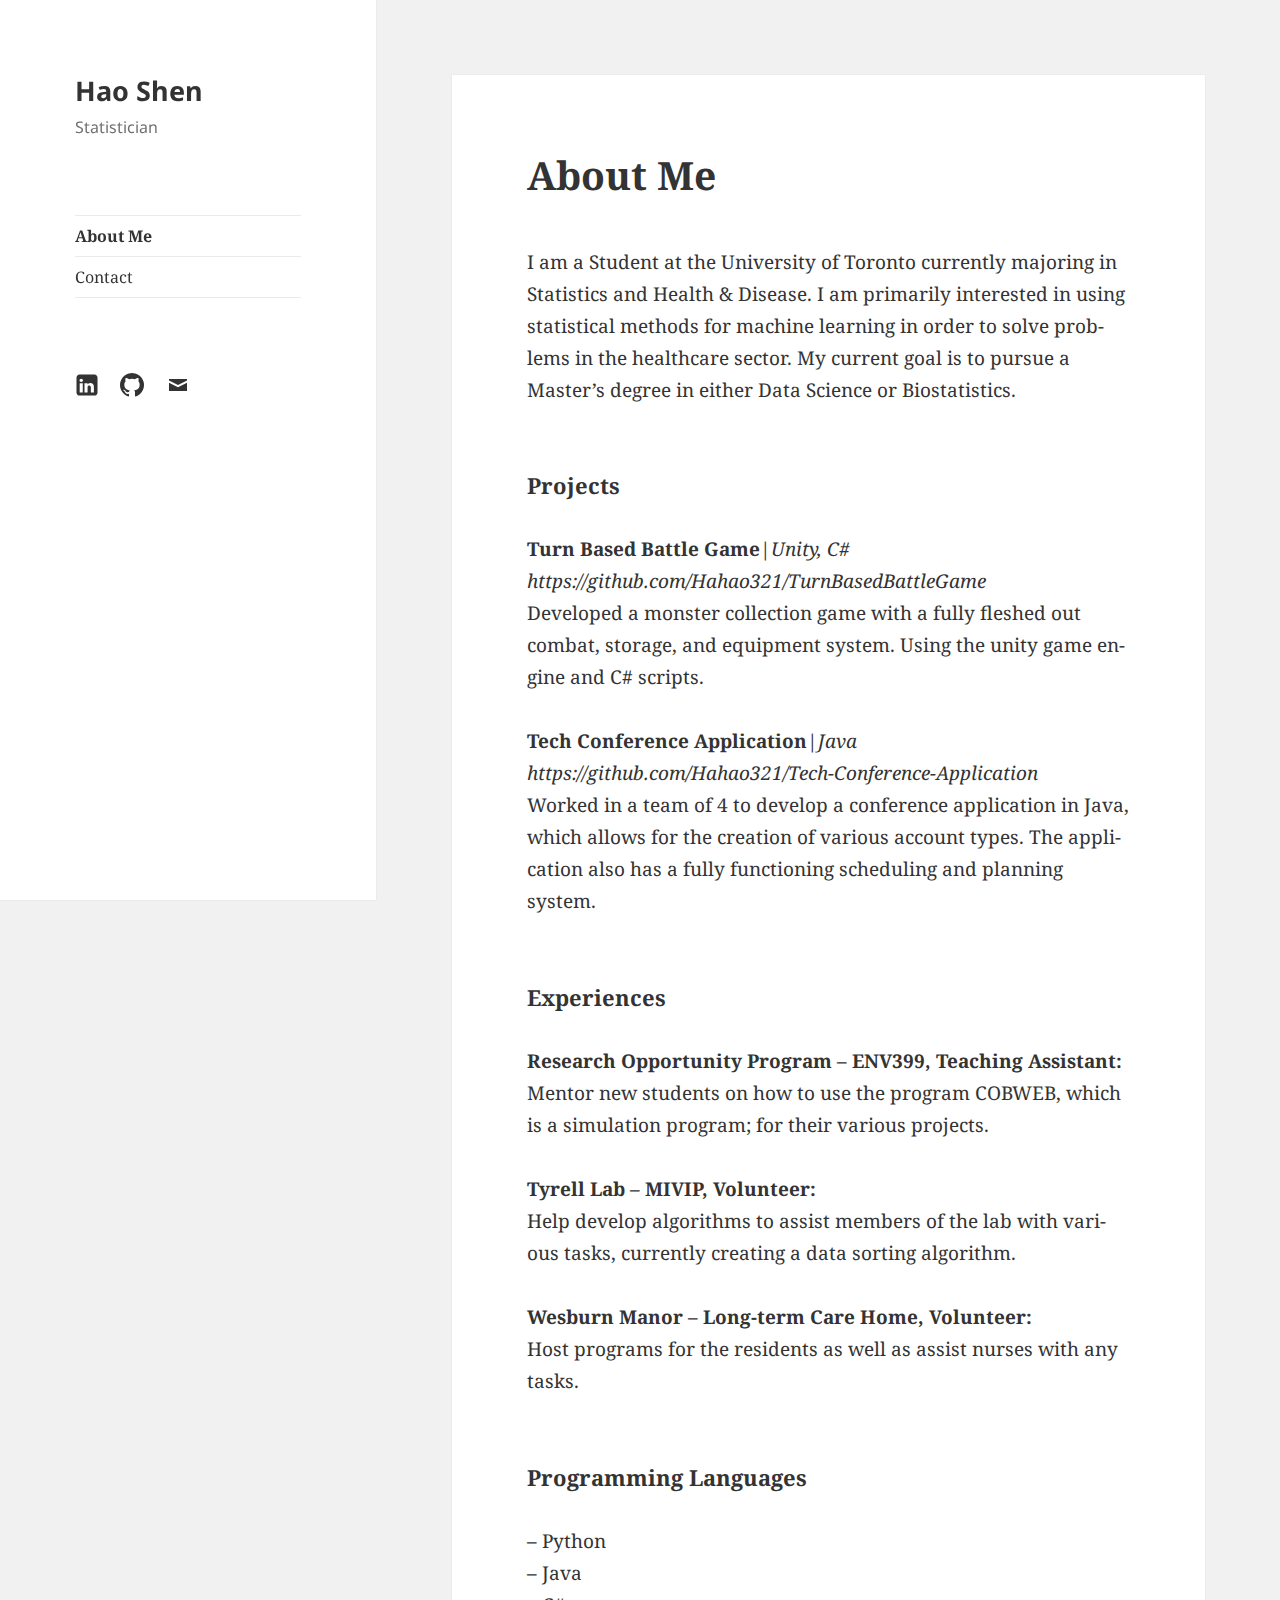
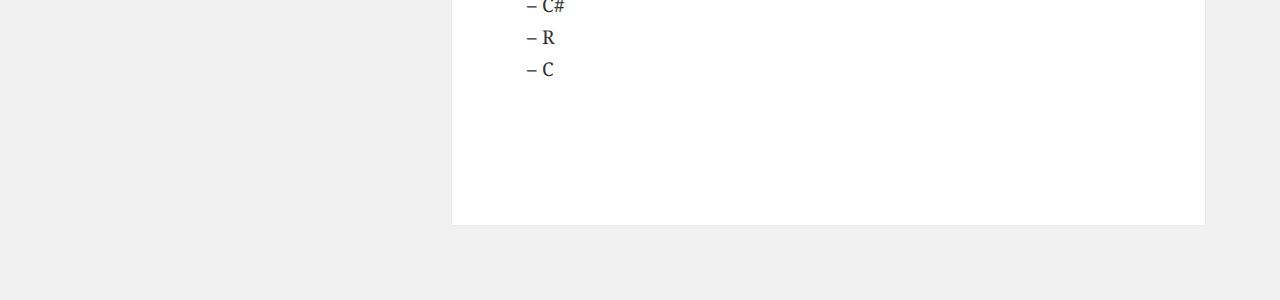
<file: index.html>
<!DOCTYPE html>
<html lang="en-US" class="no-js">
<head>
	<meta charset="UTF-8">
	<meta name="viewport" content="width=device-width">
	<link rel="profile" href="https://gmpg.org/xfn/11">
	<link rel="pingback" href="https://Hahao321.github.io/Web-Resume/xmlrpc.php">
	<!--[if lt IE 9]>
	<script src="https://Hahao321.github.io/Web-Resume/wp-content/themes/twentyfifteen/js/html5.js?ver=3.7.0"></script>
	<![endif]-->
	<script>(function(html){html.className = html.className.replace(/\bno-js\b/,'js')})(document.documentElement);</script>
<title>Hao Shen &#8211; Statistician</title>
<meta name="robots" content="noindex, nofollow">
<link rel="dns-prefetch" href="//fonts.googleapis.com">
<link rel="dns-prefetch" href="//s.w.org">
<link href="https://fonts.gstatic.com/" crossorigin rel="preconnect">
<link rel="alternate" type="application/rss+xml" title="Hao Shen &raquo; Feed" href="https://Hahao321.github.io/Web-Resume/feed/">
<link rel="alternate" type="application/rss+xml" title="Hao Shen &raquo; Comments Feed" href="https://Hahao321.github.io/Web-Resume/comments/feed/">
		<script>
			window._wpemojiSettings = {"baseUrl":"https:\/\/s.w.org\/images\/core\/emoji\/13.0.1\/72x72\/","ext":".png","svgUrl":"https:\/\/s.w.org\/images\/core\/emoji\/13.0.1\/svg\/","svgExt":".svg","source":{"concatemoji":"https:\/\/Hahao321.github.io\/Web-Resume\/wp-includes\/js\/wp-emoji-release.min.js?ver=5.7"}};
			!function(e,a,t){var n,r,o,i=a.createElement("canvas"),p=i.getContext&&i.getContext("2d");function s(e,t){var a=String.fromCharCode;p.clearRect(0,0,i.width,i.height),p.fillText(a.apply(this,e),0,0);e=i.toDataURL();return p.clearRect(0,0,i.width,i.height),p.fillText(a.apply(this,t),0,0),e===i.toDataURL()}function c(e){var t=a.createElement("script");t.src=e,t.defer=t.type="text/javascript",a.getElementsByTagName("head")[0].appendChild(t)}for(o=Array("flag","emoji"),t.supports={everything:!0,everythingExceptFlag:!0},r=0;r<o.length;r++)t.supports[o[r]]=function(e){if(!p||!p.fillText)return!1;switch(p.textBaseline="top",p.font="600 32px Arial",e){case"flag":return s([127987,65039,8205,9895,65039],[127987,65039,8203,9895,65039])?!1:!s([55356,56826,55356,56819],[55356,56826,8203,55356,56819])&&!s([55356,57332,56128,56423,56128,56418,56128,56421,56128,56430,56128,56423,56128,56447],[55356,57332,8203,56128,56423,8203,56128,56418,8203,56128,56421,8203,56128,56430,8203,56128,56423,8203,56128,56447]);case"emoji":return!s([55357,56424,8205,55356,57212],[55357,56424,8203,55356,57212])}return!1}(o[r]),t.supports.everything=t.supports.everything&&t.supports[o[r]],"flag"!==o[r]&&(t.supports.everythingExceptFlag=t.supports.everythingExceptFlag&&t.supports[o[r]]);t.supports.everythingExceptFlag=t.supports.everythingExceptFlag&&!t.supports.flag,t.DOMReady=!1,t.readyCallback=function(){t.DOMReady=!0},t.supports.everything||(n=function(){t.readyCallback()},a.addEventListener?(a.addEventListener("DOMContentLoaded",n,!1),e.addEventListener("load",n,!1)):(e.attachEvent("onload",n),a.attachEvent("onreadystatechange",function(){"complete"===a.readyState&&t.readyCallback()})),(n=t.source||{}).concatemoji?c(n.concatemoji):n.wpemoji&&n.twemoji&&(c(n.twemoji),c(n.wpemoji)))}(window,document,window._wpemojiSettings);
		</script>
		<style>img.wp-smiley,
img.emoji {
	display: inline !important;
	border: none !important;
	box-shadow: none !important;
	height: 1em !important;
	width: 1em !important;
	margin: 0 .07em !important;
	vertical-align: -0.1em !important;
	background: none !important;
	padding: 0 !important;
}</style>
	<link rel="stylesheet" id="wp-block-library-css" href="https://Hahao321.github.io/Web-Resume/wp-includes/css/dist/block-library/style.min.css?ver=5.7" media="all">
<link rel="stylesheet" id="wp-block-library-theme-css" href="https://Hahao321.github.io/Web-Resume/wp-includes/css/dist/block-library/theme.min.css?ver=5.7" media="all">
<link rel="stylesheet" id="font-awesome-5-css" href="https://Hahao321.github.io/Web-Resume/wp-content/plugins/themeisle-companion/obfx_modules/gutenberg-blocks/assets/fontawesome/css/all.min.css?ver=2.10.4" media="all">
<link rel="stylesheet" id="font-awesome-4-shims-css" href="https://Hahao321.github.io/Web-Resume/wp-content/plugins/themeisle-companion/obfx_modules/gutenberg-blocks/assets/fontawesome/css/v4-shims.min.css?ver=2.10.4" media="all">
<link rel="stylesheet" id="themeisle-block_styles-css" href="https://Hahao321.github.io/Web-Resume/wp-content/plugins/themeisle-companion/vendor/codeinwp/gutenberg-blocks/build/style.css?ver=1.6.1" media="all">
<link rel="stylesheet" id="twentyfifteen-fonts-css" href="https://fonts.googleapis.com/css?family=Noto+Sans%3A400italic%2C700italic%2C400%2C700%7CNoto+Serif%3A400italic%2C700italic%2C400%2C700%7CInconsolata%3A400%2C700&#038;subset=latin%2Clatin-ext&#038;display=fallback" media="all">
<link rel="stylesheet" id="genericons-css" href="https://Hahao321.github.io/Web-Resume/wp-content/themes/twentyfifteen/genericons/genericons.css?ver=20201208" media="all">
<link rel="stylesheet" id="twentyfifteen-style-css" href="https://Hahao321.github.io/Web-Resume/wp-content/themes/twentyfifteen/style.css?ver=20201208" media="all">
<style id="twentyfifteen-style-inline-css">body.page-template-builder-fullwidth:before {
		    display: none;
	    }
		.page-template-builder-fullwidth .site,
		.page-template-builder-fullwidth-std .site	{
            max-width: 100%;
			margin: 0;
        }
        .page-template-builder-fullwidth .elementor-page	{
            overflow: hidden;
        }
        body.page-template-builder-fullwidth-std:before {
		    width: 29.4118%;
	    }		
		.page-template-builder-fullwidth-std .site-footer {
            width: 71%;
			margin-left: 29%;
        }</style>
<link rel="stylesheet" id="twentyfifteen-block-style-css" href="https://Hahao321.github.io/Web-Resume/wp-content/themes/twentyfifteen/css/blocks.css?ver=20190102" media="all">
<!--[if lt IE 9]>
<link rel='stylesheet' id='twentyfifteen-ie-css'  href='https://Hahao321.github.io/Web-Resume/wp-content/themes/twentyfifteen/css/ie.css?ver=20170916' media='all' />
<![endif]-->
<!--[if lt IE 8]>
<link rel='stylesheet' id='twentyfifteen-ie7-css'  href='https://Hahao321.github.io/Web-Resume/wp-content/themes/twentyfifteen/css/ie7.css?ver=20141210' media='all' />
<![endif]-->
<link rel="stylesheet" id="themeisle-gutenberg-post-80-1617140569.css-css" href="https://Hahao321.github.io/Web-Resume/wp-content/uploads/themeisle-gutenberg/post-80-1617140569.css?ver=1.6.1" media="all">
<script src="https://Hahao321.github.io/Web-Resume/wp-includes/js/jquery/jquery.min.js?ver=3.5.1" id="jquery-core-js"></script>
<script src="https://Hahao321.github.io/Web-Resume/wp-includes/js/jquery/jquery-migrate.min.js?ver=3.3.2" id="jquery-migrate-js"></script>
<link rel="https://api.w.org/" href="https://Hahao321.github.io/Web-Resume/wp-json/">
<link rel="alternate" type="application/json" href="https://Hahao321.github.io/Web-Resume/wp-json/wp/v2/pages/80">
<link rel="EditURI" type="application/rsd+xml" title="RSD" href="https://Hahao321.github.io/Web-Resume/xmlrpc.php?rsd">
<link rel="wlwmanifest" type="application/wlwmanifest+xml" href="https://Hahao321.github.io/Web-Resume/wp-includes/wlwmanifest.xml"> 
<meta name="generator" content="WordPress 5.7">
<link rel="canonical" href="https://Hahao321.github.io/Web-Resume/">
<link rel="shortlink" href="https://Hahao321.github.io/Web-Resume/">
<link rel="alternate" type="application/json+oembed" href="https://Hahao321.github.io/Web-Resume/wp-json/oembed/1.0/embed?url=https%3A%2F%2FHahao321.github.io%2FWeb-Resume%2F">
<link rel="alternate" type="text/xml+oembed" href="https://Hahao321.github.io/Web-Resume/wp-json/oembed/1.0/embed?url=https%3A%2F%2FHahao321.github.io%2FWeb-Resume%2F&#038;format=xml">
<!-- Enter your scripts here -->
</head>

<body class="home page-template-default page page-id-80 wp-embed-responsive">
<div id="page" class="hfeed site">
	<a class="skip-link screen-reader-text" href="#content">Skip to content</a>

	<div id="sidebar" class="sidebar">
		<header id="masthead" class="site-header" role="banner">
			<div class="site-branding">
										<p class="site-title"><a href="https://Hahao321.github.io/Web-Resume/" rel="home">Hao Shen</a></p>
												<p class="site-description">Statistician</p>
										<button class="secondary-toggle">Menu and widgets</button>
			</div>
<!-- .site-branding -->
		</header><!-- .site-header -->

			<div id="secondary" class="secondary">

					<nav id="site-navigation" class="main-navigation" role="navigation">
				<div class="menu-primary-menu-container"><ul id="menu-primary-menu" class="nav-menu">
<li id="menu-item-84" class="menu-item menu-item-type-post_type menu-item-object-page menu-item-home current-menu-item page_item page-item-80 current_page_item menu-item-84"><a href="https://Hahao321.github.io/Web-Resume/" aria-current="page">About Me</a></li>
<li id="menu-item-92" class="menu-item menu-item-type-post_type menu-item-object-page menu-item-92"><a href="https://Hahao321.github.io/Web-Resume/contact/">Contact</a></li>
</ul></div>			</nav><!-- .main-navigation -->
		
					<nav id="social-navigation" class="social-navigation" role="navigation">
				<div class="menu-secondary-menu-container"><ul id="menu-secondary-menu" class="menu">
<li id="menu-item-29" class="menu-item menu-item-type-custom menu-item-object-custom menu-item-29"><a href="http://www.linkedin.com/in/haoying-shen"><span class="screen-reader-text">Linkedin</span></a></li>
<li id="menu-item-30" class="menu-item menu-item-type-custom menu-item-object-custom menu-item-30"><a href="https://github.com/Hahao321"><span class="screen-reader-text">Git</span></a></li>
<li id="menu-item-32" class="menu-item menu-item-type-custom menu-item-object-custom menu-item-32"><a href="mailto:haoying.shen@mail.utoronto.ca"><span class="screen-reader-text">Email</span></a></li>
</ul></div>			</nav><!-- .social-navigation -->
		
		
	</div>
<!-- .secondary -->

	</div>
<!-- .sidebar -->

	<div id="content" class="site-content">

	<div id="primary" class="content-area">
		<main id="main" class="site-main" role="main">

		
<article id="post-80" class="post-80 page type-page status-publish hentry">
	
	<header class="entry-header">
		<h1 class="entry-title">About Me</h1>	</header><!-- .entry-header -->

	<div class="entry-content">
		
<p>I am a Student at the University of Toronto currently majoring in Statistics and Health &amp; Disease. I am primarily interested in using statistical methods for machine learning in order to solve problems in the healthcare sector. My current goal is to pursue a Master&#8217;s degree in either Data Science or Biostatistics.</p>



<h4>Projects</h4>



<p><strong>Turn Based Battle Game</strong>|<em>Unity, C#</em><br><em>https://github.com/Hahao321/TurnBasedBattleGame</em><br>Developed a monster collection game with a fully fleshed out combat, storage, and equipment system. Using the unity game engine and C# scripts.</p>



<p><strong>Tech Conference Application</strong>|<em>Java</em><br><em>https://github.com/Hahao321/Tech-Conference-Application</em><br>Worked in a team of 4 to develop a conference application in Java, which allows for the creation of various account types. The application also has a fully functioning scheduling and planning system.</p>



<h4>Experiences</h4>



<p><strong>Research Opportunity Program &#8211; ENV399, Teaching Assistant:</strong><br>Mentor new students on how to use the program COBWEB, which is a simulation program; for their various projects.</p>



<p><strong>Tyrell Lab &#8211; MIVIP, Volunteer:</strong><br>Help develop algorithms to assist members of the lab with various tasks, currently creating a data sorting algorithm.</p>



<p><strong>Wesburn Manor &#8211; Long-term Care Home, Volunteer:</strong><br>Host programs for the residents as well as assist nurses with any tasks.</p>



<h4>Programming Languages</h4>



<p>&#8211; Python<br>&#8211; Java<br>&#8211; C#<br>&#8211; R<br>&#8211; C </p>



<p></p>
			</div>
<!-- .entry-content -->

	
</article><!-- #post-80 -->

		</main><!-- .site-main -->
	</div>
<!-- .content-area -->


	</div>
<!-- .site-content -->


</div>
<!-- .site -->

<!-- Enter your scripts here --><script src="https://Hahao321.github.io/Web-Resume/wp-content/themes/twentyfifteen/js/skip-link-focus-fix.js?ver=20141028" id="twentyfifteen-skip-link-focus-fix-js"></script>
<script id="twentyfifteen-script-js-extra">
var screenReaderText = {"expand":"<span class=\"screen-reader-text\">expand child menu<\/span>","collapse":"<span class=\"screen-reader-text\">collapse child menu<\/span>"};
</script>
<script src="https://Hahao321.github.io/Web-Resume/wp-content/themes/twentyfifteen/js/functions.js?ver=20171218" id="twentyfifteen-script-js"></script>
<script src="https://Hahao321.github.io/Web-Resume/wp-includes/js/wp-embed.min.js?ver=5.7" id="wp-embed-js"></script>

</body>
</html>
</file>
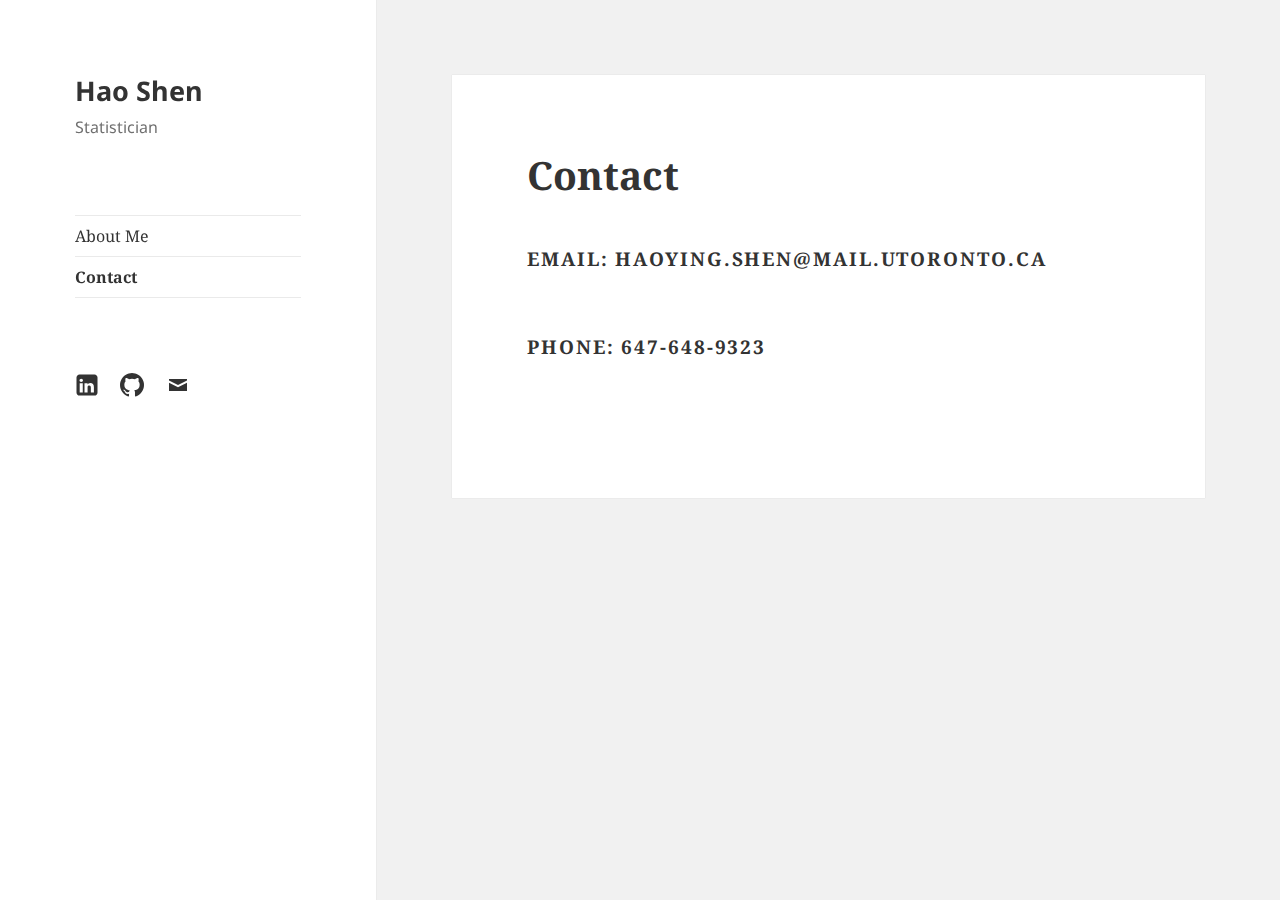
<file: contact/index.html>
<!DOCTYPE html>
<html lang="en-US" class="no-js">
<head>
	<meta charset="UTF-8">
	<meta name="viewport" content="width=device-width">
	<link rel="profile" href="https://gmpg.org/xfn/11">
	<link rel="pingback" href="https://Hahao321.github.io/Web-Resume/xmlrpc.php">
	<!--[if lt IE 9]>
	<script src="https://Hahao321.github.io/Web-Resume/wp-content/themes/twentyfifteen/js/html5.js?ver=3.7.0"></script>
	<![endif]-->
	<script>(function(html){html.className = html.className.replace(/\bno-js\b/,'js')})(document.documentElement);</script>
<title>Contact &#8211; Hao Shen</title>
<meta name="robots" content="noindex, nofollow">
<link rel="dns-prefetch" href="//fonts.googleapis.com">
<link rel="dns-prefetch" href="//s.w.org">
<link href="https://fonts.gstatic.com/" crossorigin rel="preconnect">
<link rel="alternate" type="application/rss+xml" title="Hao Shen &raquo; Feed" href="https://Hahao321.github.io/Web-Resume/feed/">
<link rel="alternate" type="application/rss+xml" title="Hao Shen &raquo; Comments Feed" href="https://Hahao321.github.io/Web-Resume/comments/feed/">
		<script>
			window._wpemojiSettings = {"baseUrl":"https:\/\/s.w.org\/images\/core\/emoji\/13.0.1\/72x72\/","ext":".png","svgUrl":"https:\/\/s.w.org\/images\/core\/emoji\/13.0.1\/svg\/","svgExt":".svg","source":{"concatemoji":"https:\/\/Hahao321.github.io\/Web-Resume\/wp-includes\/js\/wp-emoji-release.min.js?ver=5.7"}};
			!function(e,a,t){var n,r,o,i=a.createElement("canvas"),p=i.getContext&&i.getContext("2d");function s(e,t){var a=String.fromCharCode;p.clearRect(0,0,i.width,i.height),p.fillText(a.apply(this,e),0,0);e=i.toDataURL();return p.clearRect(0,0,i.width,i.height),p.fillText(a.apply(this,t),0,0),e===i.toDataURL()}function c(e){var t=a.createElement("script");t.src=e,t.defer=t.type="text/javascript",a.getElementsByTagName("head")[0].appendChild(t)}for(o=Array("flag","emoji"),t.supports={everything:!0,everythingExceptFlag:!0},r=0;r<o.length;r++)t.supports[o[r]]=function(e){if(!p||!p.fillText)return!1;switch(p.textBaseline="top",p.font="600 32px Arial",e){case"flag":return s([127987,65039,8205,9895,65039],[127987,65039,8203,9895,65039])?!1:!s([55356,56826,55356,56819],[55356,56826,8203,55356,56819])&&!s([55356,57332,56128,56423,56128,56418,56128,56421,56128,56430,56128,56423,56128,56447],[55356,57332,8203,56128,56423,8203,56128,56418,8203,56128,56421,8203,56128,56430,8203,56128,56423,8203,56128,56447]);case"emoji":return!s([55357,56424,8205,55356,57212],[55357,56424,8203,55356,57212])}return!1}(o[r]),t.supports.everything=t.supports.everything&&t.supports[o[r]],"flag"!==o[r]&&(t.supports.everythingExceptFlag=t.supports.everythingExceptFlag&&t.supports[o[r]]);t.supports.everythingExceptFlag=t.supports.everythingExceptFlag&&!t.supports.flag,t.DOMReady=!1,t.readyCallback=function(){t.DOMReady=!0},t.supports.everything||(n=function(){t.readyCallback()},a.addEventListener?(a.addEventListener("DOMContentLoaded",n,!1),e.addEventListener("load",n,!1)):(e.attachEvent("onload",n),a.attachEvent("onreadystatechange",function(){"complete"===a.readyState&&t.readyCallback()})),(n=t.source||{}).concatemoji?c(n.concatemoji):n.wpemoji&&n.twemoji&&(c(n.twemoji),c(n.wpemoji)))}(window,document,window._wpemojiSettings);
		</script>
		<style>img.wp-smiley,
img.emoji {
	display: inline !important;
	border: none !important;
	box-shadow: none !important;
	height: 1em !important;
	width: 1em !important;
	margin: 0 .07em !important;
	vertical-align: -0.1em !important;
	background: none !important;
	padding: 0 !important;
}</style>
	<link rel="stylesheet" id="wp-block-library-css" href="https://Hahao321.github.io/Web-Resume/wp-includes/css/dist/block-library/style.min.css?ver=5.7" media="all">
<link rel="stylesheet" id="wp-block-library-theme-css" href="https://Hahao321.github.io/Web-Resume/wp-includes/css/dist/block-library/theme.min.css?ver=5.7" media="all">
<link rel="stylesheet" id="font-awesome-5-css" href="https://Hahao321.github.io/Web-Resume/wp-content/plugins/themeisle-companion/obfx_modules/gutenberg-blocks/assets/fontawesome/css/all.min.css?ver=2.10.4" media="all">
<link rel="stylesheet" id="font-awesome-4-shims-css" href="https://Hahao321.github.io/Web-Resume/wp-content/plugins/themeisle-companion/obfx_modules/gutenberg-blocks/assets/fontawesome/css/v4-shims.min.css?ver=2.10.4" media="all">
<link rel="stylesheet" id="themeisle-block_styles-css" href="https://Hahao321.github.io/Web-Resume/wp-content/plugins/themeisle-companion/vendor/codeinwp/gutenberg-blocks/build/style.css?ver=1.6.1" media="all">
<link rel="stylesheet" id="twentyfifteen-fonts-css" href="https://fonts.googleapis.com/css?family=Noto+Sans%3A400italic%2C700italic%2C400%2C700%7CNoto+Serif%3A400italic%2C700italic%2C400%2C700%7CInconsolata%3A400%2C700&#038;subset=latin%2Clatin-ext&#038;display=fallback" media="all">
<link rel="stylesheet" id="genericons-css" href="https://Hahao321.github.io/Web-Resume/wp-content/themes/twentyfifteen/genericons/genericons.css?ver=20201208" media="all">
<link rel="stylesheet" id="twentyfifteen-style-css" href="https://Hahao321.github.io/Web-Resume/wp-content/themes/twentyfifteen/style.css?ver=20201208" media="all">
<style id="twentyfifteen-style-inline-css">body.page-template-builder-fullwidth:before {
		    display: none;
	    }
		.page-template-builder-fullwidth .site,
		.page-template-builder-fullwidth-std .site	{
            max-width: 100%;
			margin: 0;
        }
        .page-template-builder-fullwidth .elementor-page	{
            overflow: hidden;
        }
        body.page-template-builder-fullwidth-std:before {
		    width: 29.4118%;
	    }		
		.page-template-builder-fullwidth-std .site-footer {
            width: 71%;
			margin-left: 29%;
        }</style>
<link rel="stylesheet" id="twentyfifteen-block-style-css" href="https://Hahao321.github.io/Web-Resume/wp-content/themes/twentyfifteen/css/blocks.css?ver=20190102" media="all">
<!--[if lt IE 9]>
<link rel='stylesheet' id='twentyfifteen-ie-css'  href='https://Hahao321.github.io/Web-Resume/wp-content/themes/twentyfifteen/css/ie.css?ver=20170916' media='all' />
<![endif]-->
<!--[if lt IE 8]>
<link rel='stylesheet' id='twentyfifteen-ie7-css'  href='https://Hahao321.github.io/Web-Resume/wp-content/themes/twentyfifteen/css/ie7.css?ver=20141210' media='all' />
<![endif]-->
<link rel="stylesheet" id="themeisle-gutenberg-post-90-1617140056.css-css" href="https://Hahao321.github.io/Web-Resume/wp-content/uploads/themeisle-gutenberg/post-90-1617140056.css?ver=1.6.1" media="all">
<script src="https://Hahao321.github.io/Web-Resume/wp-includes/js/jquery/jquery.min.js?ver=3.5.1" id="jquery-core-js"></script>
<script src="https://Hahao321.github.io/Web-Resume/wp-includes/js/jquery/jquery-migrate.min.js?ver=3.3.2" id="jquery-migrate-js"></script>
<link rel="https://api.w.org/" href="https://Hahao321.github.io/Web-Resume/wp-json/">
<link rel="alternate" type="application/json" href="https://Hahao321.github.io/Web-Resume/wp-json/wp/v2/pages/90">
<link rel="EditURI" type="application/rsd+xml" title="RSD" href="https://Hahao321.github.io/Web-Resume/xmlrpc.php?rsd">
<link rel="wlwmanifest" type="application/wlwmanifest+xml" href="https://Hahao321.github.io/Web-Resume/wp-includes/wlwmanifest.xml"> 
<meta name="generator" content="WordPress 5.7">
<link rel="canonical" href="https://Hahao321.github.io/Web-Resume/contact/">
<link rel="shortlink" href="https://Hahao321.github.io/Web-Resume/?p=90">
<link rel="alternate" type="application/json+oembed" href="https://Hahao321.github.io/Web-Resume/wp-json/oembed/1.0/embed?url=https%3A%2F%2FHahao321.github.io%2FWeb-Resume%2Fcontact%2F">
<link rel="alternate" type="text/xml+oembed" href="https://Hahao321.github.io/Web-Resume/wp-json/oembed/1.0/embed?url=https%3A%2F%2FHahao321.github.io%2FWeb-Resume%2Fcontact%2F&#038;format=xml">
<!-- Enter your scripts here -->
</head>

<body class="page-template-default page page-id-90 wp-embed-responsive">
<div id="page" class="hfeed site">
	<a class="skip-link screen-reader-text" href="#content">Skip to content</a>

	<div id="sidebar" class="sidebar">
		<header id="masthead" class="site-header" role="banner">
			<div class="site-branding">
										<p class="site-title"><a href="https://Hahao321.github.io/Web-Resume/" rel="home">Hao Shen</a></p>
												<p class="site-description">Statistician</p>
										<button class="secondary-toggle">Menu and widgets</button>
			</div>
<!-- .site-branding -->
		</header><!-- .site-header -->

			<div id="secondary" class="secondary">

					<nav id="site-navigation" class="main-navigation" role="navigation">
				<div class="menu-primary-menu-container"><ul id="menu-primary-menu" class="nav-menu">
<li id="menu-item-84" class="menu-item menu-item-type-post_type menu-item-object-page menu-item-home menu-item-84"><a href="https://Hahao321.github.io/Web-Resume/">About Me</a></li>
<li id="menu-item-92" class="menu-item menu-item-type-post_type menu-item-object-page current-menu-item page_item page-item-90 current_page_item menu-item-92"><a href="https://Hahao321.github.io/Web-Resume/contact/" aria-current="page">Contact</a></li>
</ul></div>			</nav><!-- .main-navigation -->
		
					<nav id="social-navigation" class="social-navigation" role="navigation">
				<div class="menu-secondary-menu-container"><ul id="menu-secondary-menu" class="menu">
<li id="menu-item-29" class="menu-item menu-item-type-custom menu-item-object-custom menu-item-29"><a href="http://www.linkedin.com/in/haoying-shen"><span class="screen-reader-text">Linkedin</span></a></li>
<li id="menu-item-30" class="menu-item menu-item-type-custom menu-item-object-custom menu-item-30"><a href="https://github.com/Hahao321"><span class="screen-reader-text">Git</span></a></li>
<li id="menu-item-32" class="menu-item menu-item-type-custom menu-item-object-custom menu-item-32"><a href="mailto:haoying.shen@mail.utoronto.ca"><span class="screen-reader-text">Email</span></a></li>
</ul></div>			</nav><!-- .social-navigation -->
		
		
	</div>
<!-- .secondary -->

	</div>
<!-- .sidebar -->

	<div id="content" class="site-content">

	<div id="primary" class="content-area">
		<main id="main" class="site-main" role="main">

		
<article id="post-90" class="post-90 page type-page status-publish hentry">
	
	<header class="entry-header">
		<h1 class="entry-title">Contact</h1>	</header><!-- .entry-header -->

	<div class="entry-content">
		
<h5>Email: haoying.shen@mail.utoronto.ca</h5>



<h5>phone: 647-648-9323</h5>



<p></p>
			</div>
<!-- .entry-content -->

	
</article><!-- #post-90 -->

		</main><!-- .site-main -->
	</div>
<!-- .content-area -->


	</div>
<!-- .site-content -->


</div>
<!-- .site -->

<!-- Enter your scripts here --><script src="https://Hahao321.github.io/Web-Resume/wp-content/themes/twentyfifteen/js/skip-link-focus-fix.js?ver=20141028" id="twentyfifteen-skip-link-focus-fix-js"></script>
<script id="twentyfifteen-script-js-extra">
var screenReaderText = {"expand":"<span class=\"screen-reader-text\">expand child menu<\/span>","collapse":"<span class=\"screen-reader-text\">collapse child menu<\/span>"};
</script>
<script src="https://Hahao321.github.io/Web-Resume/wp-content/themes/twentyfifteen/js/functions.js?ver=20171218" id="twentyfifteen-script-js"></script>
<script src="https://Hahao321.github.io/Web-Resume/wp-includes/js/wp-embed.min.js?ver=5.7" id="wp-embed-js"></script>

</body>
</html>
</file>
